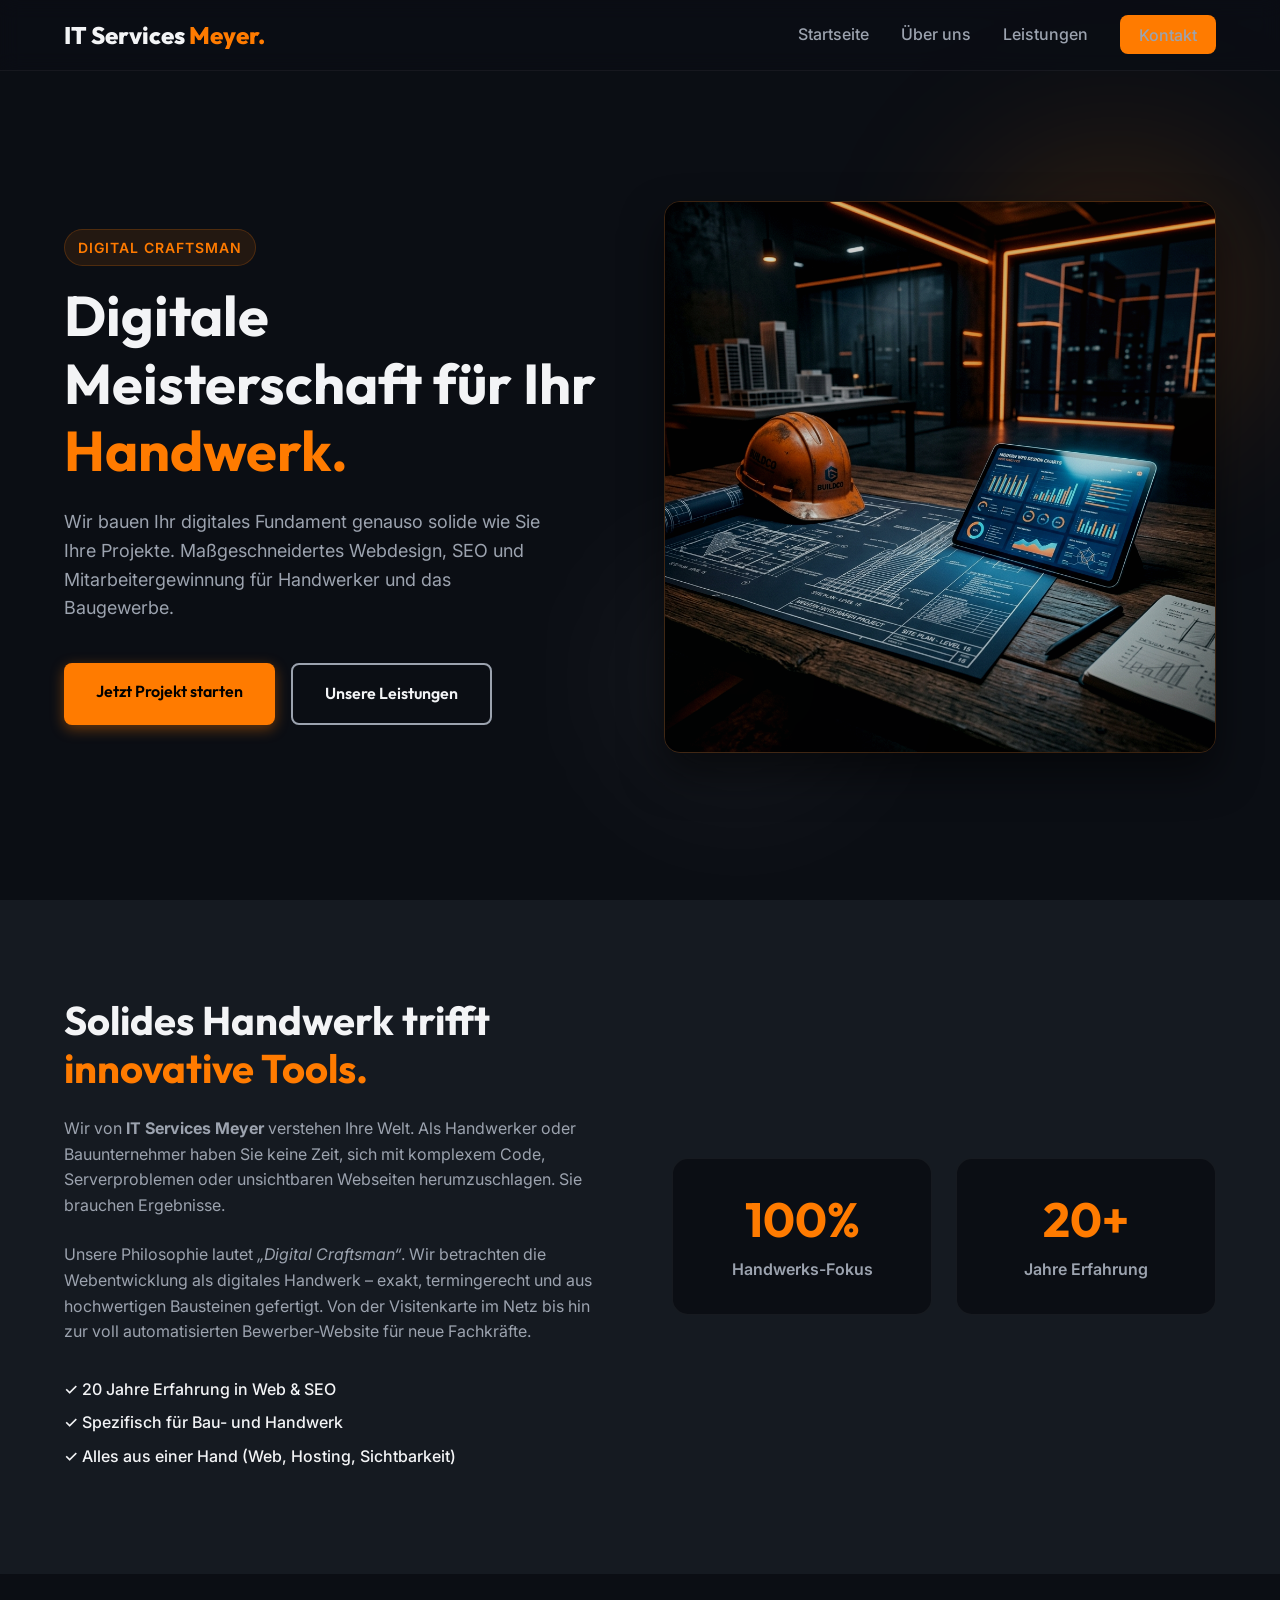
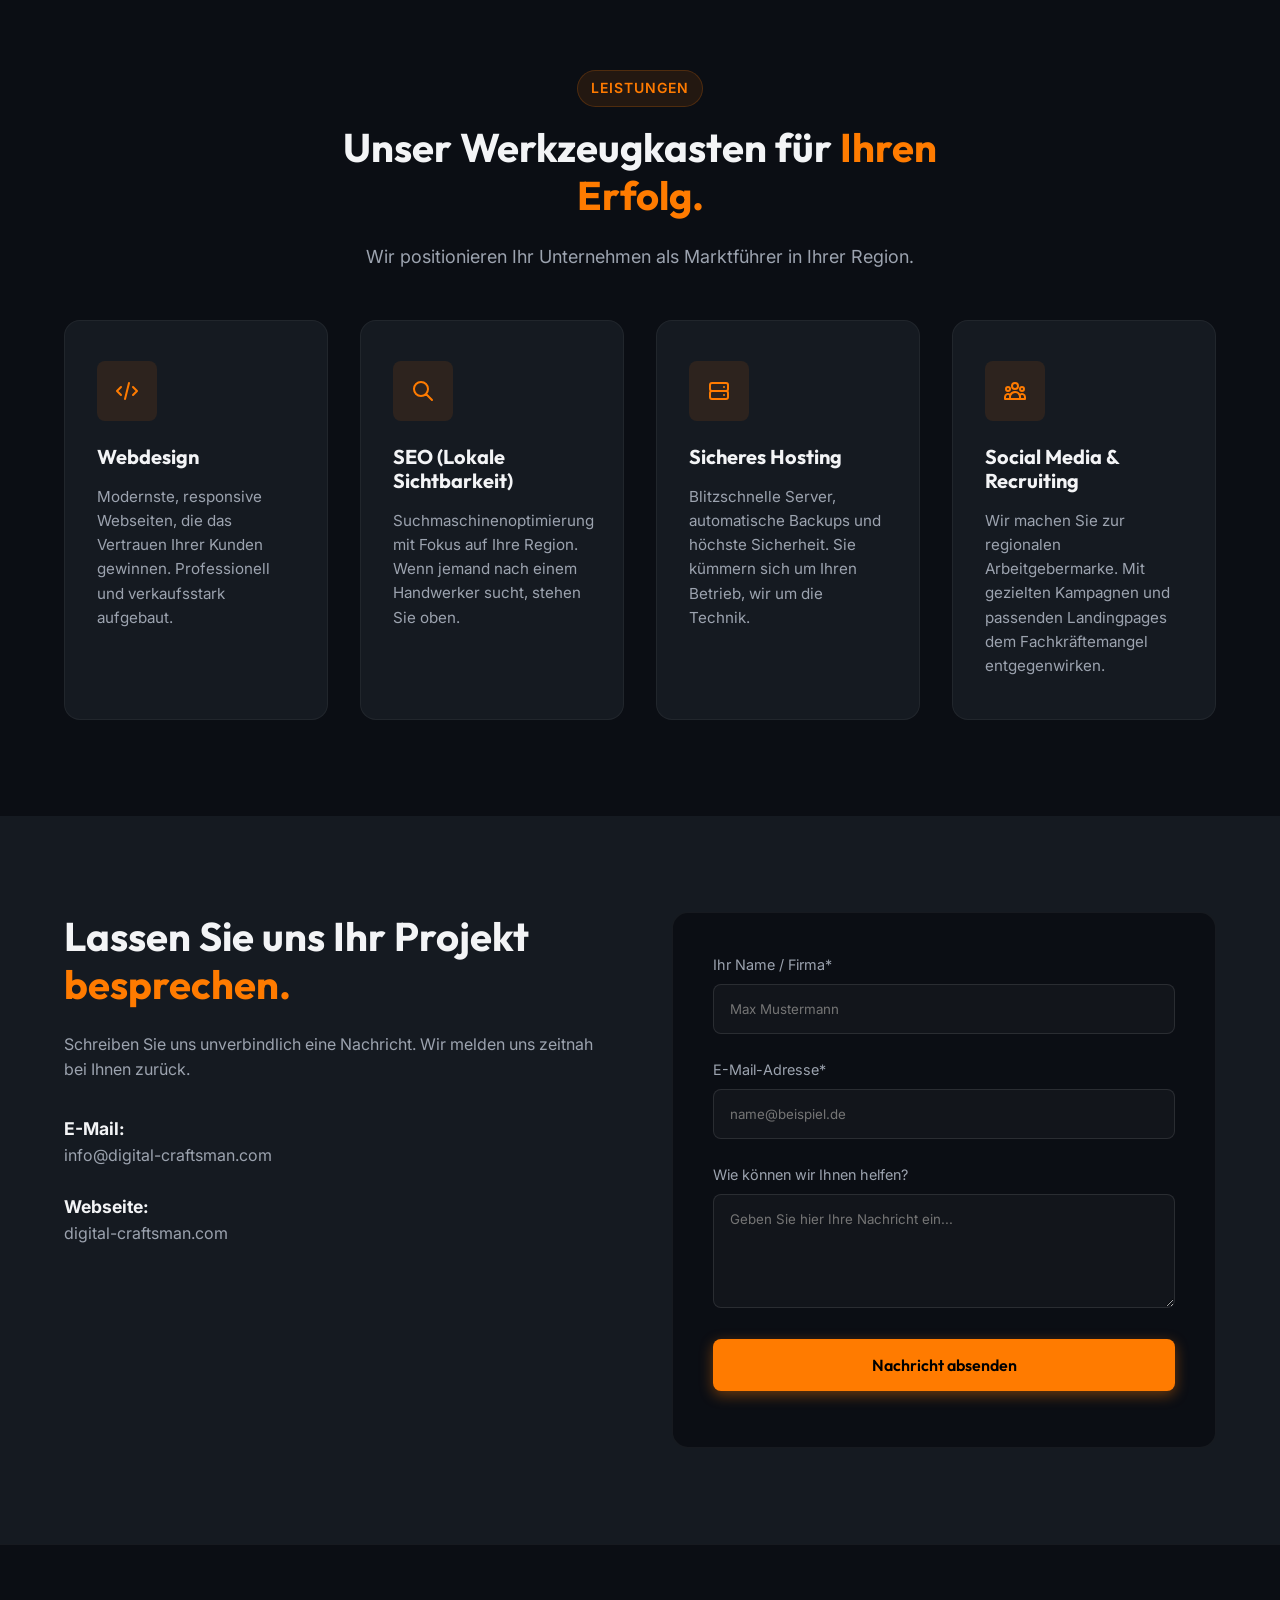
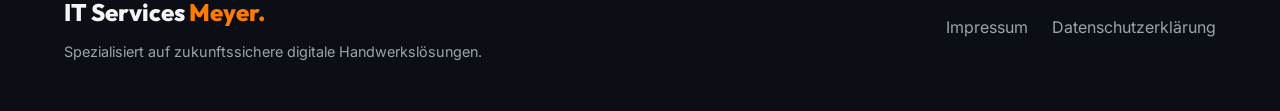
<file: index.html>
<!DOCTYPE html>
<html lang="de">
<head>
    <meta charset="UTF-8">
    <meta name="viewport" content="width=device-width, initial-scale=1.0">
    <title>IT Services Meyer | Webdesign für Handwerker & Baugewerbe</title>
    <meta name="description" content="Digitale Lösungen für das Handwerk. IT Services Meyer erstellt Webseiten, Hosting und SEO speziell für Handwerker und das Baugewerbe.">
    
    <!-- Google Fonts -->
    <link rel="preconnect" href="https://fonts.googleapis.com">
    <link rel="preconnect" href="https://fonts.gstatic.com" crossorigin>
    <link href="https://fonts.googleapis.com/css2?family=Inter:wght@400;500;600&family=Outfit:wght@500;700;800&display=swap" rel="stylesheet">
    
    <!-- Main Stylesheet -->
    <link rel="stylesheet" href="css/style.css">

    <!-- Schema.org Script -->
    <script type="application/ld+json">
    {
      "@context": "https://schema.org",
      "@type": "ProfessionalService",
      "name": "IT Services Meyer",
      "url": "https://digital-craftsman.com",
      "description": "Webdesign, SEO, Hosting und Social Media speziell für das Handwerk und das Baugewerbe. Ihr digitaler Handwerker.",
      "address": {
        "@type": "PostalAddress",
        "addressCountry": "DE"
      }
    }
    </script>
</head>
<body>

    <!-- Navigation -->
    <header class="header">
        <div class="container header-inner">
            <a href="#" class="logo">
                IT Services <span>Meyer.</span>
            </a>
            
            <!-- Mobile Menu Toggles -->
            <button class="mobile-toggle" aria-label="Menü öffnen" id="mobile-toggle">
                <span class="bar"></span>
                <span class="bar"></span>
                <span class="bar"></span>
            </button>

            <nav class="nav" id="main-nav">
                <ul class="nav-list">
                    <li><a href="#hero" class="nav-link">Startseite</a></li>
                    <li><a href="#about" class="nav-link">Über uns</a></li>
                    <li><a href="#services" class="nav-link">Leistungen</a></li>
                    <li><a href="#contact" class="nav-link btn-primary-small">Kontakt</a></li>
                </ul>
            </nav>
        </div>
    </header>

    <!-- Hero Section -->
    <section class="hero" id="hero">
        <div class="container hero-inner">
            <div class="hero-content">
                <span class="badge">Digital Craftsman</span>
                <h1 class="hero-title">Digitale Meisterschaft für Ihr <span>Handwerk.</span></h1>
                <p class="hero-description">
                    Wir bauen Ihr digitales Fundament genauso solide wie Sie Ihre Projekte. 
                    Maßgeschneidertes Webdesign, SEO und Mitarbeitergewinnung für Handwerker und das Baugewerbe.
                </p>
                <div class="hero-actions">
                    <a href="#contact" class="btn btn-primary">Jetzt Projekt starten</a>
                    <a href="#services" class="btn btn-secondary">Unsere Leistungen</a>
                </div>
            </div>
            <div class="hero-visual">
                <!-- Platzhalter Bild: Wird über CSS mit dem Digital Craftsman Theme gestaltet -->
                <div class="visual-placeholder">
                    <img src="assets/images/hero_digital.png" alt="Digitales Tablet auf einer Baustelle" class="hero-image" onerror="this.src='https://images.unsplash.com/photo-1541888081691-8cc5741bde56?q=80&w=1000&auto=format&fit=crop';">
                </div>
                <!-- Abstract Elements -->
                <div class="abstract-shape shape-1"></div>
                <div class="abstract-shape shape-2"></div>
            </div>
        </div>
    </section>

    <!-- Über uns Section -->
    <section class="about" id="about">
        <div class="container about-inner">
            <div class="about-text">
                <h2 class="section-title">Solides Handwerk trifft <br><span>innovative Tools.</span></h2>
                <p>
                    Wir von <strong>IT Services Meyer</strong> verstehen Ihre Welt. Als Handwerker oder Bauunternehmer haben Sie keine Zeit, sich mit komplexem Code, Serverproblemen oder unsichtbaren Webseiten herumzuschlagen. Sie brauchen Ergebnisse.
                </p>
                <p>
                    Unsere Philosophie lautet <em>„Digital Craftsman“</em>. Wir betrachten die Webentwicklung als digitales Handwerk – exakt, termingerecht und aus hochwertigen Bausteinen gefertigt. Von der Visitenkarte im Netz bis hin zur voll automatisierten Bewerber-Website für neue Fachkräfte.
                </p>
                <ul class="check-list">
                    <li>✓ 20 Jahre Erfahrung in Web & SEO</li>
                    <li>✓ Spezifisch für Bau- und Handwerk</li>
                    <li>✓ Alles aus einer Hand (Web, Hosting, Sichtbarkeit)</li>
                </ul>
            </div>
            <div class="about-stats">
                <div class="stat-card">
                    <h3 class="stat-number">100%</h3>
                    <p class="stat-label">Handwerks-Fokus</p>
                </div>
                <div class="stat-card">
                    <h3 class="stat-number">20+</h3>
                    <p class="stat-label">Jahre Erfahrung</p>
                </div>
            </div>
        </div>
    </section>

    <!-- Leistungen Section -->
    <section class="services" id="services">
        <div class="container">
            <div class="section-header center">
                <span class="badge">Leistungen</span>
                <h2 class="section-title">Unser Werkzeugkasten für <span>Ihren Erfolg.</span></h2>
                <p class="section-subtitle">Wir positionieren Ihr Unternehmen als Marktführer in Ihrer Region.</p>
            </div>

            <div class="services-grid">
                <!-- Service 1 -->
                <div class="service-card">
                    <div class="service-icon">
                        <!-- SVG Icon Webdesign -->
                        <svg width="24" height="24" fill="none" stroke="currentColor" viewBox="0 0 24 24" xmlns="http://www.w3.org/2000/svg"><path stroke-linecap="round" stroke-linejoin="round" stroke-width="2" d="M10 20l4-16m4 4l4 4-4 4M6 16l-4-4 4-4"></path></svg>
                    </div>
                    <h3>Webdesign</h3>
                    <p>Modernste, responsive Webseiten, die das Vertrauen Ihrer Kunden gewinnen. Professionell und verkaufsstark aufgebaut.</p>
                </div>
                <!-- Service 2 -->
                <div class="service-card">
                    <div class="service-icon">
                         <!-- SVG Icon SEO -->
                        <svg width="24" height="24" fill="none" stroke="currentColor" viewBox="0 0 24 24" xmlns="http://www.w3.org/2000/svg"><path stroke-linecap="round" stroke-linejoin="round" stroke-width="2" d="M21 21l-6-6m2-5a7 7 0 11-14 0 7 7 0 0114 0z"></path></svg>
                    </div>
                    <h3>SEO (Lokale Sichtbarkeit)</h3>
                    <p>Suchmaschinenoptimierung mit Fokus auf Ihre Region. Wenn jemand nach einem Handwerker sucht, stehen Sie oben.</p>
                </div>
                <!-- Service 3 -->
                <div class="service-card">
                    <div class="service-icon">
                        <!-- SVG Icon Hosting -->
                        <svg width="24" height="24" fill="none" stroke="currentColor" viewBox="0 0 24 24" xmlns="http://www.w3.org/2000/svg"><path stroke-linecap="round" stroke-linejoin="round" stroke-width="2" d="M5 12h14M5 12a2 2 0 01-2-2V6a2 2 0 012-2h14a2 2 0 012 2v4a2 2 0 01-2 2M5 12a2 2 0 00-2 2v4a2 2 0 002 2h14a2 2 0 002-2v-4a2 2 0 00-2-2m-2-4h.01M17 16h.01"></path></svg>
                    </div>
                    <h3>Sicheres Hosting</h3>
                    <p>Blitzschnelle Server, automatische Backups und höchste Sicherheit. Sie kümmern sich um Ihren Betrieb, wir um die Technik.</p>
                </div>
                <!-- Service 4 -->
                <div class="service-card">
                    <div class="service-icon">
                        <!-- SVG Icon Social Media -->
                        <svg width="24" height="24" fill="none" stroke="currentColor" viewBox="0 0 24 24" xmlns="http://www.w3.org/2000/svg"><path stroke-linecap="round" stroke-linejoin="round" stroke-width="2" d="M17 20h5v-2a3 3 0 00-5.356-1.857M17 20H7m10 0v-2c0-.656-.126-1.283-.356-1.857M7 20H2v-2a3 3 0 015.356-1.857M7 20v-2c0-.656.126-1.283.356-1.857m0 0a5.002 5.002 0 019.288 0M15 7a3 3 0 11-6 0 3 3 0 016 0zm6 3a2 2 0 11-4 0 2 2 0 014 0zM7 10a2 2 0 11-4 0 2 2 0 014 0z"></path></svg>
                    </div>
                    <h3>Social Media & Recruiting</h3>
                    <p>Wir machen Sie zur regionalen Arbeitgebermarke. Mit gezielten Kampagnen und passenden Landingpages dem Fachkräftemangel entgegenwirken.</p>
                </div>
            </div>
        </div>
    </section>

    <!-- Kontakt Section -->
    <section class="contact" id="contact">
        <div class="container contact-inner">
            <div class="contact-info">
                <h2 class="section-title">Lassen Sie uns Ihr Projekt <span>besprechen.</span></h2>
                <p>Schreiben Sie uns unverbindlich eine Nachricht. Wir melden uns zeitnah bei Ihnen zurück.</p>
                
                <div class="contact-details">
                    <div class="contact-item">
                        <strong>E-Mail:</strong><br>
                        <a href="mailto:info@digital-craftsman.com">info@digital-craftsman.com</a>
                    </div>
                    <div class="contact-item">
                        <strong>Webseite:</strong><br>
                        <a href="https://digital-craftsman.com">digital-craftsman.com</a>
                    </div>
                </div>
            </div>
            
            <div class="contact-form-wrapper">
                <form id="contact-form" class="contact-form">
                    <div class="form-group">
                        <label for="name">Ihr Name / Firma*</label>
                        <input type="text" id="name" name="name" required placeholder="Max Mustermann">
                    </div>
                    <div class="form-group">
                        <label for="email">E-Mail-Adresse*</label>
                        <input type="email" id="email" name="email" required placeholder="name@beispiel.de">
                    </div>
                    <div class="form-group">
                        <label for="message">Wie können wir Ihnen helfen?</label>
                        <textarea id="message" name="message" rows="5" required placeholder="Geben Sie hier Ihre Nachricht ein..."></textarea>
                    </div>
                    <button type="submit" class="btn btn-primary btn-block">Nachricht absenden</button>
                    <div id="form-status" class="form-status"></div>
                </form>
            </div>
        </div>
    </section>

    <footer class="footer">
        <div class="container footer-inner">
            <div class="footer-brand">
                <a href="#" class="logo">IT Services <span>Meyer.</span></a>
                <p>Spezialisiert auf zukunftssichere digitale Handwerkslösungen.</p>
            </div>
            <div class="footer-links">
                <a href="impressum.html">Impressum</a>
                <a href="datenschutzerklaerung.html">Datenschutzerklärung</a>
            </div>
        </div>
    </footer>

    <!-- Scripts -->
    <script src="js/main.js"></script>
</body>
</html>
</file>
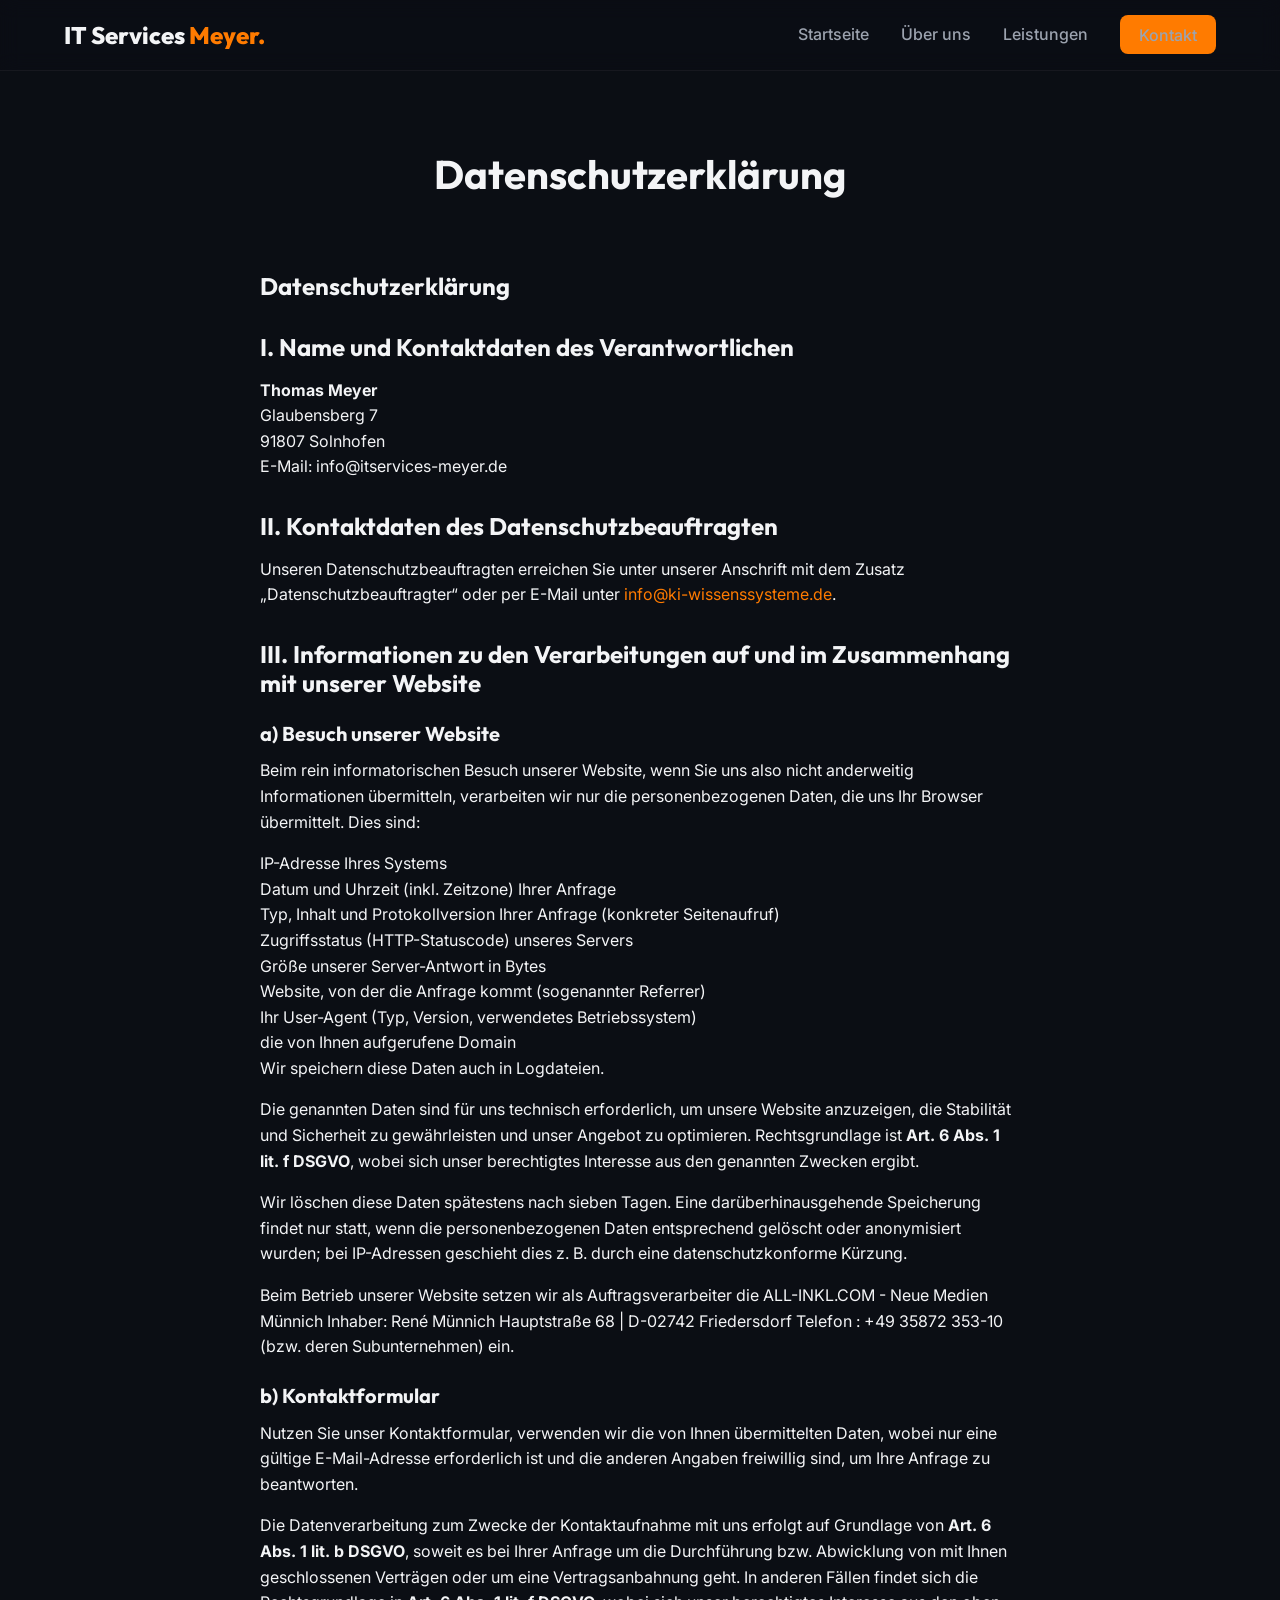
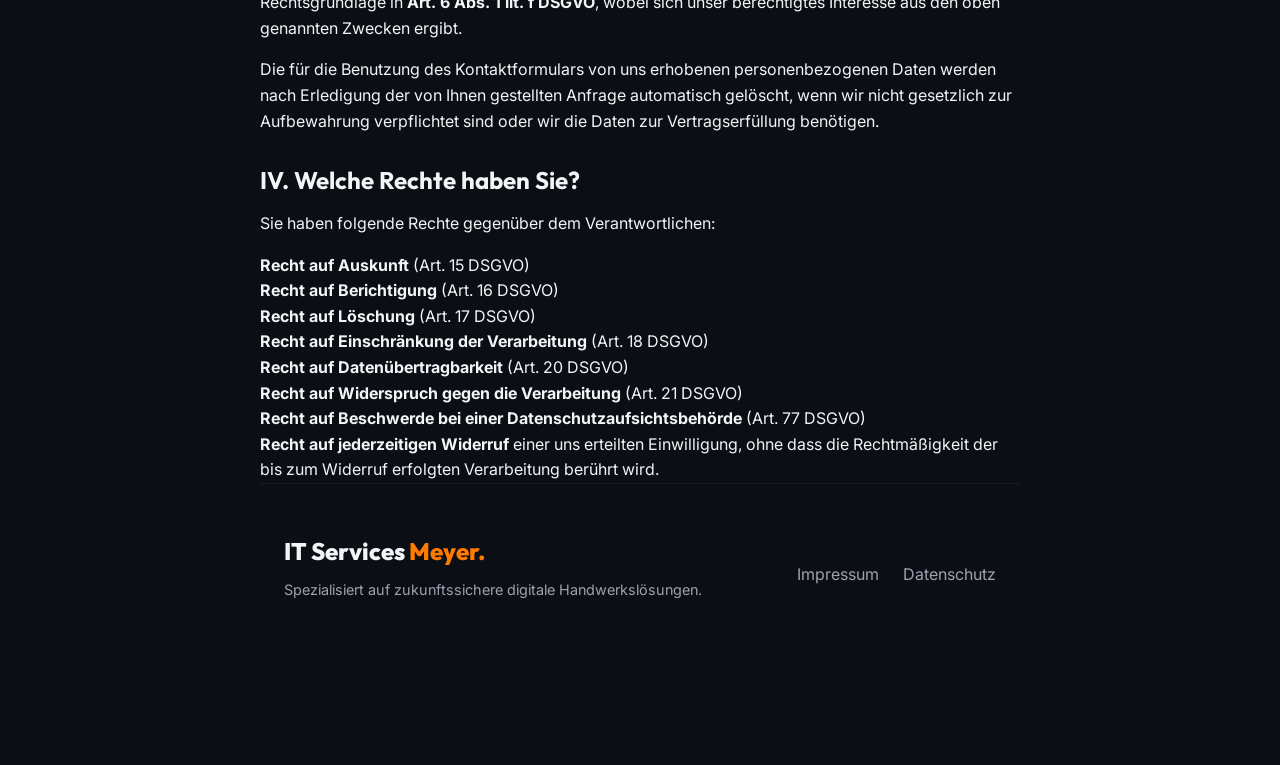
<file: datenschutzerklaerung.html>
<!DOCTYPE html>
<html lang="de">
<head>
    <meta charset="UTF-8">
    <meta name="viewport" content="width=device-width, initial-scale=1.0">
    <title>Datenschutzerklärung | IT Services Meyer</title>
    <meta name="description" content="Datenschutzerklärung der IT Services Meyer für digital-craftsman.com.">
    
    <!-- Google Fonts -->
    <link rel="preconnect" href="https://fonts.googleapis.com">
    <link rel="preconnect" href="https://fonts.gstatic.com" crossorigin>
    <link href="https://fonts.googleapis.com/css2?family=Inter:wght@400;500;600&family=Outfit:wght@500;700;800&display=swap" rel="stylesheet">
    
    <!-- Main Stylesheet -->
    <link rel="stylesheet" href="css/style.css">
    <style>
        .page-header {
            padding-top: 150px;
            padding-bottom: 50px;
            text-align: center;
        }
        .legal-content {
            max-width: 800px;
            margin: 0 auto;
            padding: 0 20px 100px;
            font-family: 'Inter', sans-serif;
            line-height: 1.6;
        }
        .legal-content h2 {
            font-family: 'Outfit', sans-serif;
            margin-top: 2rem;
            margin-bottom: 1rem;
            font-size: 1.5rem;
        }
        .legal-content h3 {
            font-family: 'Outfit', sans-serif;
            margin-top: 1.5rem;
            margin-bottom: 0.8rem;
            font-size: 1.25rem;
        }
        .legal-content p {
            margin-bottom: 1rem;
        }
    </style>
</head>
<body>
    <!-- Navigation -->
    <header class="header">
        <div class="container header-inner">
            <a href="index.html" class="logo">
                IT Services <span>Meyer.</span>
            </a>
            
            <button class="mobile-toggle" aria-label="Menü öffnen" id="mobile-toggle">
                <span class="bar"></span>
                <span class="bar"></span>
                <span class="bar"></span>
            </button>
            <nav class="nav" id="main-nav">
                <ul class="nav-list">
                    <li><a href="index.html" class="nav-link">Startseite</a></li>
                    <li><a href="index.html#about" class="nav-link">Über uns</a></li>
                    <li><a href="index.html#services" class="nav-link">Leistungen</a></li>
                    <li><a href="index.html#contact" class="nav-link btn-primary-small">Kontakt</a></li>
                </ul>
            </nav>
        </div>
    </header>
    <div class="page-header">
        <div class="container">
            <h1 class="section-title">Datenschutzerklärung</h1>
        </div>
    </div>
    <section class="legal-content">
      <h1>Datenschutzerklärung</h1>
        <section>
            <h2>I. Name und Kontaktdaten des Verantwortlichen</h2>
            <div class="contact-box">
                <strong>Thomas Meyer</strong><br>
                Glaubensberg 7<br>
                91807 Solnhofen<br>
                E-Mail: <a href="mailto:info@itservices-meyer.de" style="color:var(--accent); text-decoration:none;">info@itservices-meyer.de</a>
            </div>
        </section>
        <section>
            <h2>II. Kontaktdaten des Datenschutzbeauftragten</h2>
            <p>Unseren Datenschutzbeauftragten erreichen Sie unter unserer Anschrift mit dem Zusatz „Datenschutzbeauftragter“ oder per E-Mail unter <a href="mailto:info@ki-wissenssysteme.de">info@ki-wissenssysteme.de</a>.</p>
        </section>
        <section>
            <h2>III. Informationen zu den Verarbeitungen auf und im Zusammenhang mit unserer Website</h2>
            
            <h3>a) Besuch unserer Website</h3>
            <p>Beim rein informatorischen Besuch unserer Website, wenn Sie uns also nicht anderweitig Informationen übermitteln, verarbeiten wir nur die personenbezogenen Daten, die uns Ihr Browser übermittelt. Dies sind:</p>
            <ul>
                <li>IP-Adresse Ihres Systems</li>
                <li>Datum und Uhrzeit (inkl. Zeitzone) Ihrer Anfrage</li>
                <li>Typ, Inhalt und Protokollversion Ihrer Anfrage (konkreter Seitenaufruf)</li>
                <li>Zugriffsstatus (HTTP-Statuscode) unseres Servers</li>
                <li>Größe unserer Server-Antwort in Bytes</li>
                <li>Website, von der die Anfrage kommt (sogenannter Referrer)</li>
                <li>Ihr User-Agent (Typ, Version, verwendetes Betriebssystem)</li>
                <li>die von Ihnen aufgerufene Domain</li>
            </ul>
            <p>Wir speichern diese Daten auch in Logdateien.</p>
            <p>Die genannten Daten sind für uns technisch erforderlich, um unsere Website anzuzeigen, die Stabilität und Sicherheit zu gewährleisten und unser Angebot zu optimieren. Rechtsgrundlage ist <strong>Art. 6 Abs. 1 lit. f DSGVO</strong>, wobei sich unser berechtigtes Interesse aus den genannten Zwecken ergibt.</p>
            <p>Wir löschen diese Daten spätestens nach sieben Tagen. Eine darüberhinausgehende Speicherung findet nur statt, wenn die personenbezogenen Daten entsprechend gelöscht oder anonymisiert wurden; bei IP-Adressen geschieht dies z. B. durch eine datenschutzkonforme Kürzung.</p>
            <p>Beim Betrieb unserer Website setzen wir als Auftragsverarbeiter die  ALL-INKL.COM - Neue Medien Münnich
Inhaber: René Münnich
Hauptstraße 68 | D-02742 Friedersdorf
Telefon : +49 35872 353-10 (bzw. deren Subunternehmen) ein.</p>
            <h3>b) Kontaktformular</h3>
            <p>Nutzen Sie unser Kontaktformular, verwenden wir die von Ihnen übermittelten Daten, wobei nur eine gültige E-Mail-Adresse erforderlich ist und die anderen Angaben freiwillig sind, um Ihre Anfrage zu beantworten.</p>
            <p>Die Datenverarbeitung zum Zwecke der Kontaktaufnahme mit uns erfolgt auf Grundlage von <strong>Art. 6 Abs. 1 lit. b DSGVO</strong>, soweit es bei Ihrer Anfrage um die Durchführung bzw. Abwicklung von mit Ihnen geschlossenen Verträgen oder um eine Vertragsanbahnung geht. In anderen Fällen findet sich die Rechtsgrundlage in <strong>Art. 6 Abs. 1 lit. f DSGVO</strong>, wobei sich unser berechtigtes Interesse aus den oben genannten Zwecken ergibt.</p>
            <p>Die für die Benutzung des Kontaktformulars von uns erhobenen personenbezogenen Daten werden nach Erledigung der von Ihnen gestellten Anfrage automatisch gelöscht, wenn wir nicht gesetzlich zur Aufbewahrung verpflichtet sind oder wir die Daten zur Vertragserfüllung benötigen.</p>
        </section>
        <section>
            <h2>IV. Welche Rechte haben Sie?</h2>
            <p>Sie haben folgende Rechte gegenüber dem Verantwortlichen:</p>
            <ul>
                <li><strong>Recht auf Auskunft</strong> (Art. 15 DSGVO)</li>
                <li><strong>Recht auf Berichtigung</strong> (Art. 16 DSGVO)</li>
                <li><strong>Recht auf Löschung</strong> (Art. 17 DSGVO)</li>
                <li><strong>Recht auf Einschränkung der Verarbeitung</strong> (Art. 18 DSGVO)</li>
                <li><strong>Recht auf Datenübertragbarkeit</strong> (Art. 20 DSGVO)</li>
                <li><strong>Recht auf Widerspruch gegen die Verarbeitung</strong> (Art. 21 DSGVO)</li>
                <li><strong>Recht auf Beschwerde bei einer Datenschutzaufsichtsbehörde</strong> (Art. 77 DSGVO)</li>
                <li><strong>Recht auf jederzeitigen Widerruf</strong> einer uns erteilten Einwilligung, ohne dass die Rechtmäßigkeit der bis zum Widerruf erfolgten Verarbeitung berührt wird.</li>
            </ul>
    </section>
    <footer class="footer">
        <div class="container footer-inner">
            <div class="footer-brand">
                <a href="index.html" class="logo">IT Services <span>Meyer.</span></a>
                <p>Spezialisiert auf zukunftssichere digitale Handwerkslösungen.</p>
            </div>
            <div class="footer-links">
                <a href="impressum.html">Impressum</a>
                <a href="datenschutzerklärung.html">Datenschutz</a>
            </div>
        </div>
    </footer>
    <!-- Scripts -->
    <script src="js/main.js"></script>
</body>
</html>
</file>
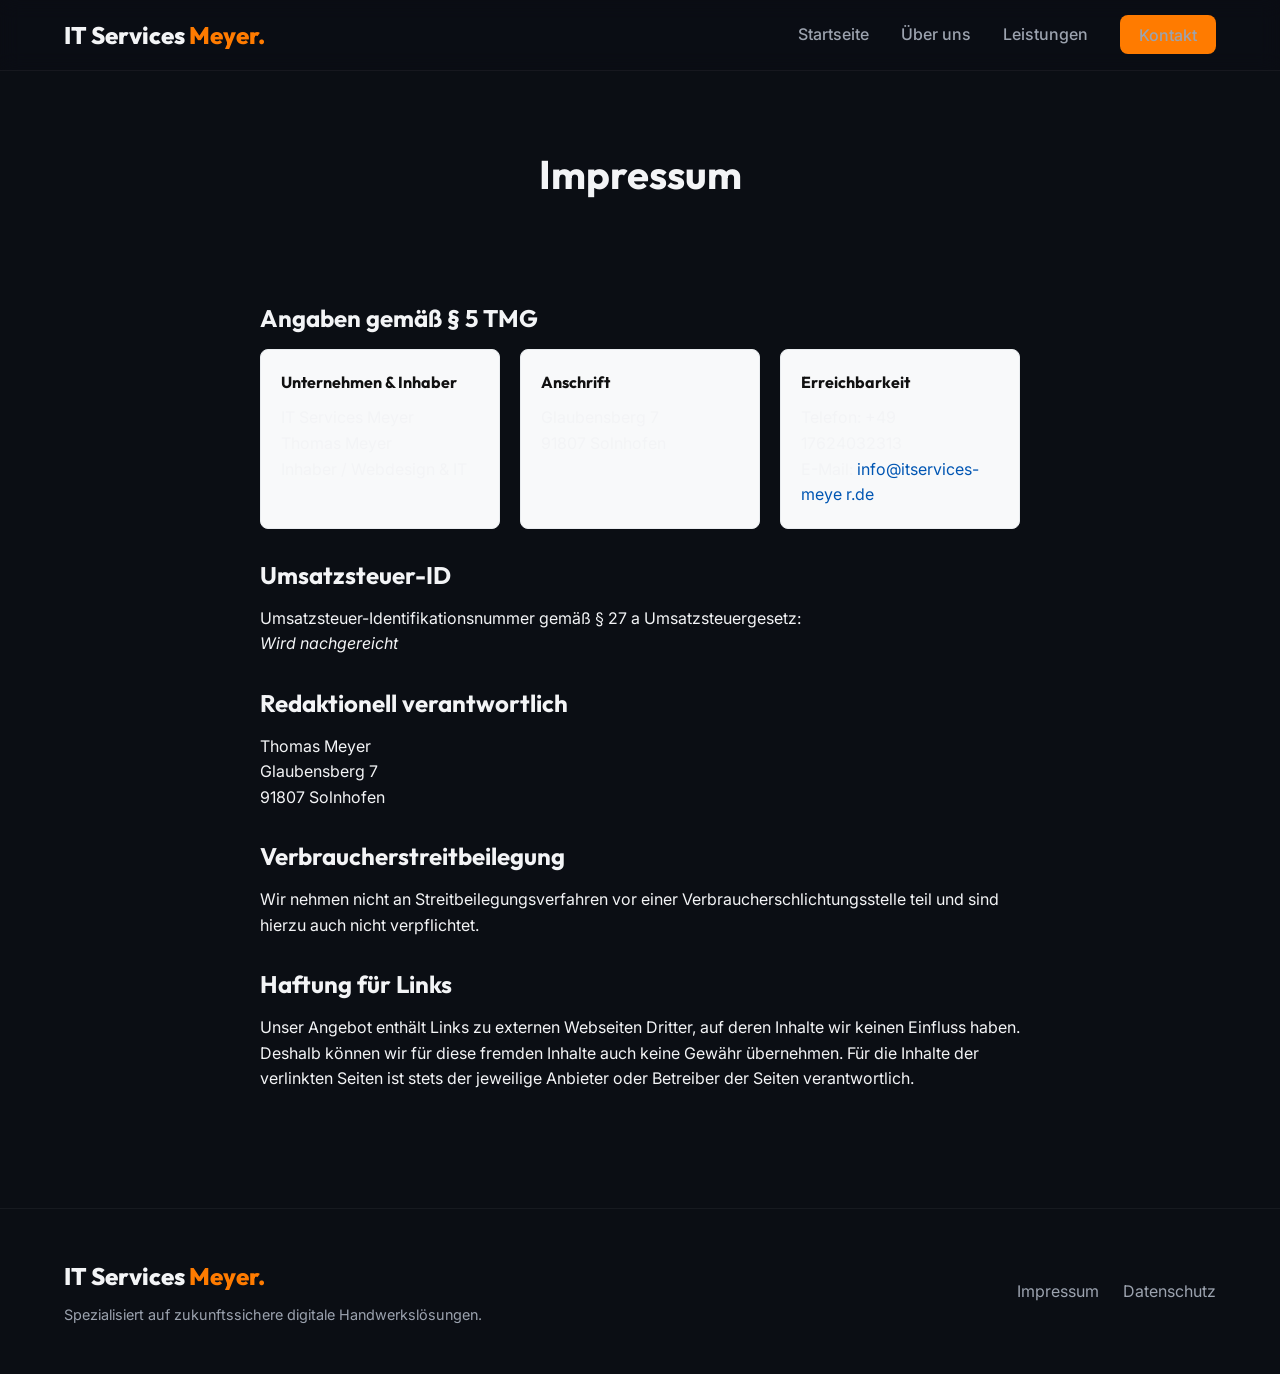
<file: impressum.html>
<!DOCTYPE html>
<html lang="de">
<head>
    <meta charset="UTF-8">
    <meta name="viewport" content="width=device-width, initial-scale=1.0">
    <title>Impressum | IT Services Meyer</title>
    <meta name="description" content="Impressum für digital-craftsman.com.">
    <meta name="robots" content="noindex, follow">
    
    <!-- Google Fonts -->
    <link rel="preconnect" href="https://fonts.googleapis.com">
    <link rel="preconnect" href="https://fonts.gstatic.com" crossorigin>
    <link href="https://fonts.googleapis.com/css2?family=Inter:wght@400;500;600&family=Outfit:wght@500;700;800&display=swap" rel="stylesheet">
    
    <!-- Main Stylesheet -->
    <link rel="stylesheet" href="css/style.css">
    <style>
        .page-header {
            padding-top: 150px;
            padding-bottom: 50px;
            text-align: center;
        }
        .legal-content {
            max-width: 800px;
            margin: 0 auto;
            padding: 0 20px 100px;
            font-family: 'Inter', sans-serif;
            line-height: 1.6;
        }
        .legal-content h2 {
            font-family: 'Outfit', sans-serif;
            margin-top: 2rem;
            margin-bottom: 1rem;
            font-size: 1.5rem;
        }
        .legal-content p {
            margin-bottom: 1rem;
        }
        .contact-grid {
            display: grid;
            grid-template-columns: repeat(auto-fit, minmax(200px, 1fr));
            gap: 20px;
            margin-bottom: 2rem;
        }
        .info-card {
            background-color: #f8f9fa;
            padding: 20px;
            border-radius: 8px;
            border: 1px solid #e9ecef;
        }
        .info-card strong {
            display: block;
            margin-bottom: 10px;
            font-family: 'Outfit', sans-serif;
            color: #111;
        }
        .info-card a {
            color: var(--primary, #0056b3);
            text-decoration: none;
        }
        .info-card a:hover {
            text-decoration: underline;
        }
    </style>
</head>
<body>
    <!-- Navigation -->
    <header class="header">
        <div class="container header-inner">
            <a href="index.html" class="logo">
                IT Services <span>Meyer.</span>
            </a>
            
            <button class="mobile-toggle" aria-label="Menü öffnen" id="mobile-toggle">
                <span class="bar"></span>
                <span class="bar"></span>
                <span class="bar"></span>
            </button>
            <nav class="nav" id="main-nav">
                <ul class="nav-list">
                    <li><a href="index.html" class="nav-link">Startseite</a></li>
                    <li><a href="index.html#about" class="nav-link">Über uns</a></li>
                    <li><a href="index.html#services" class="nav-link">Leistungen</a></li>
                    <li><a href="index.html#contact" class="nav-link btn-primary-small">Kontakt</a></li>
                </ul>
            </nav>
        </div>
    </header>
    <div class="page-header">
        <div class="container">
            <h1 class="section-title">Impressum</h1>
        </div>
    </div>
    <section class="legal-content">
        <section>
            <h2>Angaben gemäß § 5 TMG</h2>
            <div class="contact-grid">
                <div class="info-card">
                    <strong>Unternehmen & Inhaber</strong>
                    IT Services Meyer<br>
                    Thomas Meyer<br>
                    Inhaber / Webdesign & IT
                </div>
                <div class="info-card">
                    <strong>Anschrift</strong>
                    Glaubensberg 7<br>
                    91807 Solnhofen
                </div>
                <div class="info-card">
                    <strong>Erreichbarkeit</strong>
                    Telefon: +49 17624032313<br>
                    E-Mail: <a href="mailto:info@itservices-meyer.de">info@itservices-meye r.de</a>
                </div>
            </div>
        </section>
        <section>
            <h2>Umsatzsteuer-ID</h2>
            <p>Umsatzsteuer-Identifikationsnummer gemäß § 27 a Umsatzsteuergesetz:<br>
            <em>Wird nachgereicht</em></p>
        </section>
        <section>
            <h2>Redaktionell verantwortlich</h2>
            <p>Thomas Meyer<br>
            Glaubensberg 7<br>
            91807 Solnhofen</p>
        </section>
        <section>
            <h2>Verbraucherstreitbeilegung</h2>
            <p>Wir nehmen nicht an Streitbeilegungsverfahren vor einer Verbraucherschlichtungsstelle teil und sind hierzu auch nicht verpflichtet.</p>
        </section>
        <section>
            <h2>Haftung für Links</h2>
            <p>Unser Angebot enthält Links zu externen Webseiten Dritter, auf deren Inhalte wir keinen Einfluss haben. Deshalb können wir für diese fremden Inhalte auch keine Gewähr übernehmen. Für die Inhalte der verlinkten Seiten ist stets der jeweilige Anbieter oder Betreiber der Seiten verantwortlich.</p>
        </section>
    </section>
    <footer class="footer">
        <div class="container footer-inner">
            <div class="footer-brand">
                <a href="index.html" class="logo">IT Services <span>Meyer.</span></a>
                <p>Spezialisiert auf zukunftssichere digitale Handwerkslösungen.</p>
            </div>
            <div class="footer-links">
                <a href="impressum.html">Impressum</a>
                <a href="datenschutzerklärung.html">Datenschutz</a>
            </div>
        </div>
    </footer>
    <!-- Scripts -->
    <script src="js/main.js"></script>
</body>
</html>
</file>
<file: css/style.css>
/* 
    ======================================
    CSS FÜR IT SERVICES MEYER
    Domain: digital-craftsman.com
    ======================================
*/

:root {
    /* Colors */
    --bg-main: #0B0E14;        /* Deep charcoal/black */
    --bg-surface: #151A21;     /* Lighter charcoal for cards */
    --bg-surface-hover: #1D232C;
    
    --accent-primary: #FF7B00; /* Construction Orange */
    --accent-hover: #E06C00;
    --accent-glow: rgba(255, 123, 0, 0.4);
    
    --text-primary: #F3F4F6;
    --text-secondary: #9CA3AF;
    --text-dark: #000000;      /* For text on top of primary button */
    
    /* Typography */
    --font-heading: 'Outfit', sans-serif;
    --font-body: 'Inter', sans-serif;
    
    /* Border Radius & Spacing */
    --br-sm: 4px;
    --br-md: 8px;
    --br-lg: 16px;
    --br-pill: 9999px;
    
    --space-sm: 1rem;
    --space-md: 2rem;
    --space-lg: 4rem;
    --space-xl: 6rem;
    
    /* Animation */
    --transition-fast: 0.2s ease;
    --transition-normal: 0.3s ease;
}

/* =====================================
   Base Styles / Reset
   ===================================== */
* {
    margin: 0;
    padding: 0;
    box-sizing: border-box;
}

html {
    scroll-behavior: smooth;
    font-size: 16px;
}

body {
    background-color: var(--bg-main);
    color: var(--text-primary);
    font-family: var(--font-body);
    line-height: 1.6;
    overflow-x: hidden;
}

h1, h2, h3, h4, h5, h6 {
    font-family: var(--font-heading);
    font-weight: 700;
    line-height: 1.2;
    color: var(--text-primary);
}

h1 span, h2 span {
    color: var(--accent-primary);
}

a {
    color: var(--accent-primary);
    text-decoration: none;
    transition: color var(--transition-fast);
}

a:hover {
    color: var(--accent-hover);
}

ul {
    list-style: none;
}

.container {
    max-width: 1200px;
    margin: 0 auto;
    padding: 0 1.5rem;
}

/* =====================================
   Buttons & Badges
   ===================================== */
.btn {
    display: inline-block;
    padding: 1rem 2rem;
    font-size: 1rem;
    font-weight: 600;
    text-align: center;
    border-radius: var(--br-md);
    cursor: pointer;
    transition: all var(--transition-normal);
    font-family: var(--font-heading);
    border: none;
}

.btn-primary {
    background-color: var(--accent-primary);
    color: var(--text-dark);
    box-shadow: 0 4px 14px var(--accent-glow);
}

.btn-primary:hover {
    background-color: var(--accent-hover);
    color: var(--text-dark);
    transform: translateY(-2px);
    box-shadow: 0 6px 20px rgba(255, 123, 0, 0.6);
}

.btn-primary-small {
    background-color: var(--accent-primary);
    color: var(--text-dark);
    padding: 0.6rem 1.2rem;
    border-radius: var(--br-md);
    font-weight: 600;
}
.btn-primary-small:hover {
    background-color: var(--accent-hover);
    color: var(--text-dark);
}

.btn-secondary {
    background-color: transparent;
    color: var(--text-primary);
    border: 2px solid var(--text-secondary);
}

.btn-secondary:hover {
    border-color: var(--text-primary);
    color: white;
}

.btn-block {
    display: block;
    width: 100%;
}

.badge {
    display: inline-block;
    background-color: rgba(255, 123, 0, 0.1);
    color: var(--accent-primary);
    padding: 0.4rem 0.8rem;
    border-radius: var(--br-pill);
    font-size: 0.875rem;
    font-weight: 600;
    text-transform: uppercase;
    letter-spacing: 1px;
    margin-bottom: 1rem;
    border: 1px solid rgba(255, 123, 0, 0.2);
}

/* =====================================
   Header / Navigation
   ===================================== */
.header {
    position: fixed;
    top: 0;
    left: 0;
    width: 100%;
    z-index: 100;
    background-color: rgba(11, 14, 20, 0.85);
    backdrop-filter: blur(10px);
    border-bottom: 1px solid rgba(255, 255, 255, 0.05);
    padding: 1rem 0;
    transition: padding var(--transition-normal);
}

.header.scrolled {
    padding: 0.5rem 0;
}

.header-inner {
    display: flex;
    justify-content: space-between;
    align-items: center;
}

.logo {
    font-family: var(--font-heading);
    font-size: 1.5rem;
    font-weight: 800;
    color: var(--text-primary);
}
.logo span {
    color: var(--accent-primary);
}

.nav-list {
    display: flex;
    gap: 2rem;
    align-items: center;
}

.nav-link {
    color: var(--text-secondary);
    font-weight: 500;
}
.nav-link:hover {
    color: var(--text-primary);
}

/* Mobile Toggle (Hidden Desktop) */
.mobile-toggle {
    display: none;
    background: transparent;
    border: none;
    cursor: pointer;
    flex-direction: column;
    gap: 5px;
}
.mobile-toggle .bar {
    width: 25px;
    height: 3px;
    background-color: var(--text-primary);
    border-radius: 3px;
    transition: var(--transition-fast);
}

/* =====================================
   Responsive Nav
   ===================================== */
@media (max-width: 768px) {
    .mobile-toggle {
        display: flex;
    }
    
    .nav {
        position: fixed;
        top: 70px;
        left: -100%;
        width: 100%;
        height: calc(100vh - 70px);
        background-color: var(--bg-main);
        flex-direction: column;
        align-items: center;
        justify-content: center;
        transition: left 0.3s ease;
    }
    
    .nav.active {
        left: 0;
    }

    .nav-list {
        flex-direction: column;
        gap: 2rem;
        text-align: center;
    }
}

/* =====================================
   Hero Section
   ===================================== */
.hero {
    padding-top: 150px;
    padding-bottom: var(--space-xl);
    min-height: 100vh;
    display: flex;
    align-items: center;
    position: relative;
    overflow: hidden;
}

.hero-inner {
    display: grid;
    grid-template-columns: 1fr 1fr;
    gap: 3rem;
    align-items: center;
    z-index: 2;
    position: relative;
}

.hero-title {
    font-size: 3.5rem;
    margin-bottom: 1.5rem;
}

.hero-description {
    font-size: 1.125rem;
    color: var(--text-secondary);
    margin-bottom: 2.5rem;
    max-width: 500px;
}

.hero-actions {
    display: flex;
    gap: 1rem;
}

/* Hero Visual */
.hero-visual {
    position: relative;
}

.visual-placeholder {
    width: 100%;
    border-radius: var(--br-lg);
    overflow: hidden;
    position: relative;
    z-index: 2;
    box-shadow: 0 20px 40px rgba(0,0,0,0.5);
    border: 1px solid rgba(255, 123, 0, 0.2);
}

.hero-image {
    width: 100%;
    height: auto;
    display: block;
    object-fit: cover;
    opacity: 0.9;
    filter: contrast(1.1) brightness(0.9);
}

.abstract-shape {
    position: absolute;
    border-radius: 50%;
    filter: blur(80px);
    z-index: 1;
}

.shape-1 {
    width: 300px;
    height: 300px;
    background-color: rgba(255, 123, 0, 0.15);
    top: -50px;
    right: -50px;
}

.shape-2 {
    width: 250px;
    height: 250px;
    background-color: rgba(255, 255, 255, 0.05);
    bottom: -50px;
    left: -50px;
}

@media (max-width: 992px) {
    .hero-inner {
        grid-template-columns: 1fr;
        text-align: center;
    }
    .hero-description {
        margin: 0 auto 2.5rem auto;
    }
    .hero-actions {
        justify-content: center;
    }
    .hero-title {
        font-size: 2.5rem;
    }
    .hero {
        padding-top: 120px;
    }
}

@media (max-width: 480px) {
    .hero-actions {
        flex-direction: column;
    }
}

/* =====================================
   About Section
   ===================================== */
.about {
    padding: var(--space-xl) 0;
    background-color: var(--bg-surface);
}

.about-inner {
    display: grid;
    grid-template-columns: 1fr 1fr;
    gap: 4rem;
    align-items: center;
}

.section-title {
    font-size: 2.5rem;
    margin-bottom: 1.5rem;
}

.about-text p {
    color: var(--text-secondary);
    margin-bottom: 1.5rem;
}

.check-list {
    margin-top: 2rem;
}
.check-list li {
    font-weight: 500;
    margin-bottom: 0.5rem;
    color: var(--text-primary);
}

.about-stats {
    display: grid;
    grid-template-columns: 1fr 1fr;
    gap: 1.5rem;
}

.stat-card {
    background-color: var(--bg-main);
    padding: 2rem;
    border-radius: var(--br-lg);
    text-align: center;
    border: 1px solid rgba(255, 255, 255, 0.05);
    transition: transform var(--transition-normal);
}

.stat-card:hover {
    transform: translateY(-5px);
    border-color: rgba(255, 123, 0, 0.3);
}

.stat-number {
    font-size: 3rem;
    color: var(--accent-primary);
    margin-bottom: 0.5rem;
}

.stat-label {
    color: var(--text-secondary);
    font-weight: 600;
}

@media (max-width: 992px) {
    .about-inner {
        grid-template-columns: 1fr;
    }
}

/* =====================================
   Services Section
   ===================================== */
.services {
    padding: var(--space-xl) 0;
}

.center {
    text-align: center;
    max-width: 700px;
    margin: 0 auto 3rem auto;
}

.section-subtitle {
    color: var(--text-secondary);
    font-size: 1.125rem;
}

.services-grid {
    display: grid;
    grid-template-columns: repeat(auto-fit, minmax(250px, 1fr));
    gap: 2rem;
}

.service-card {
    background-color: var(--bg-surface);
    padding: 2.5rem 2rem;
    border-radius: var(--br-lg);
    border: 1px solid rgba(255, 255, 255, 0.05);
    transition: all var(--transition-normal);
    position: relative;
    overflow: hidden;
}

.service-card::before {
    content: '';
    position: absolute;
    top: 0;
    left: 0;
    width: 2px;
    height: 100%;
    background-color: var(--accent-primary);
    transform: scaleY(0);
    transform-origin: bottom;
    transition: transform var(--transition-normal);
}

.service-card:hover {
    transform: translateY(-5px);
    background-color: var(--bg-surface-hover);
}

.service-card:hover::before {
    transform: scaleY(1);
    transform-origin: top;
}

.service-icon {
    width: 60px;
    height: 60px;
    background-color: rgba(255, 123, 0, 0.1);
    color: var(--accent-primary);
    border-radius: var(--br-md);
    display: flex;
    align-items: center;
    justify-content: center;
    margin-bottom: 1.5rem;
}

.service-card h3 {
    margin-bottom: 1rem;
    font-size: 1.25rem;
}

.service-card p {
    color: var(--text-secondary);
    font-size: 0.95rem;
}

/* =====================================
   Contact Form Section
   ===================================== */
.contact {
    padding: var(--space-xl) 0;
    background-color: var(--bg-surface);
}

.contact-inner {
    display: grid;
    grid-template-columns: 1fr 1fr;
    gap: 4rem;
}

.contact-info p {
    color: var(--text-secondary);
    margin-bottom: 2rem;
}

.contact-details {
    display: flex;
    flex-direction: column;
    gap: 1.5rem;
    margin-top: 2rem;
}

.contact-item strong {
    color: var(--text-primary);
    font-size: 1.1rem;
}

.contact-item a {
    color: var(--text-secondary);
}

.contact-item a:hover {
    color: var(--accent-primary);
}

.contact-form-wrapper {
    background-color: var(--bg-main);
    padding: 2.5rem;
    border-radius: var(--br-lg);
    border: 1px solid rgba(255, 255, 255, 0.05);
}

.form-group {
    margin-bottom: 1.5rem;
}

.form-group label {
    display: block;
    margin-bottom: 0.5rem;
    color: var(--text-secondary);
    font-size: 0.9rem;
}

.form-group input,
.form-group textarea {
    width: 100%;
    padding: 1rem;
    background-color: rgba(255, 255, 255, 0.03);
    border: 1px solid rgba(255, 255, 255, 0.1);
    border-radius: var(--br-md);
    color: var(--text-primary);
    font-family: var(--font-body);
    transition: border-color var(--transition-fast);
}

.form-group input:focus,
.form-group textarea:focus {
    outline: none;
    border-color: var(--accent-primary);
    background-color: rgba(255, 255, 255, 0.05);
}

.form-status {
    margin-top: 1rem;
    text-align: center;
    font-weight: 500;
}

@media (max-width: 992px) {
    .contact-inner {
        grid-template-columns: 1fr;
    }
}

/* =====================================
   Footer
   ===================================== */
.footer {
    padding: 3rem 0;
    border-top: 1px solid rgba(255, 255, 255, 0.05);
}

.footer-inner {
    display: flex;
    justify-content: space-between;
    align-items: center;
    flex-wrap: wrap;
    gap: 1.5rem;
}

.footer-brand p {
    color: var(--text-secondary);
    font-size: 0.9rem;
    margin-top: 0.5rem;
}

.footer-links {
    display: flex;
    gap: 1.5rem;
}

.footer-links a {
    color: var(--text-secondary);
}

.footer-links a:hover {
    color: var(--text-primary);
}

@media (max-width: 768px) {
    .footer-inner {
        flex-direction: column;
        text-align: center;
    }
}
</file>
